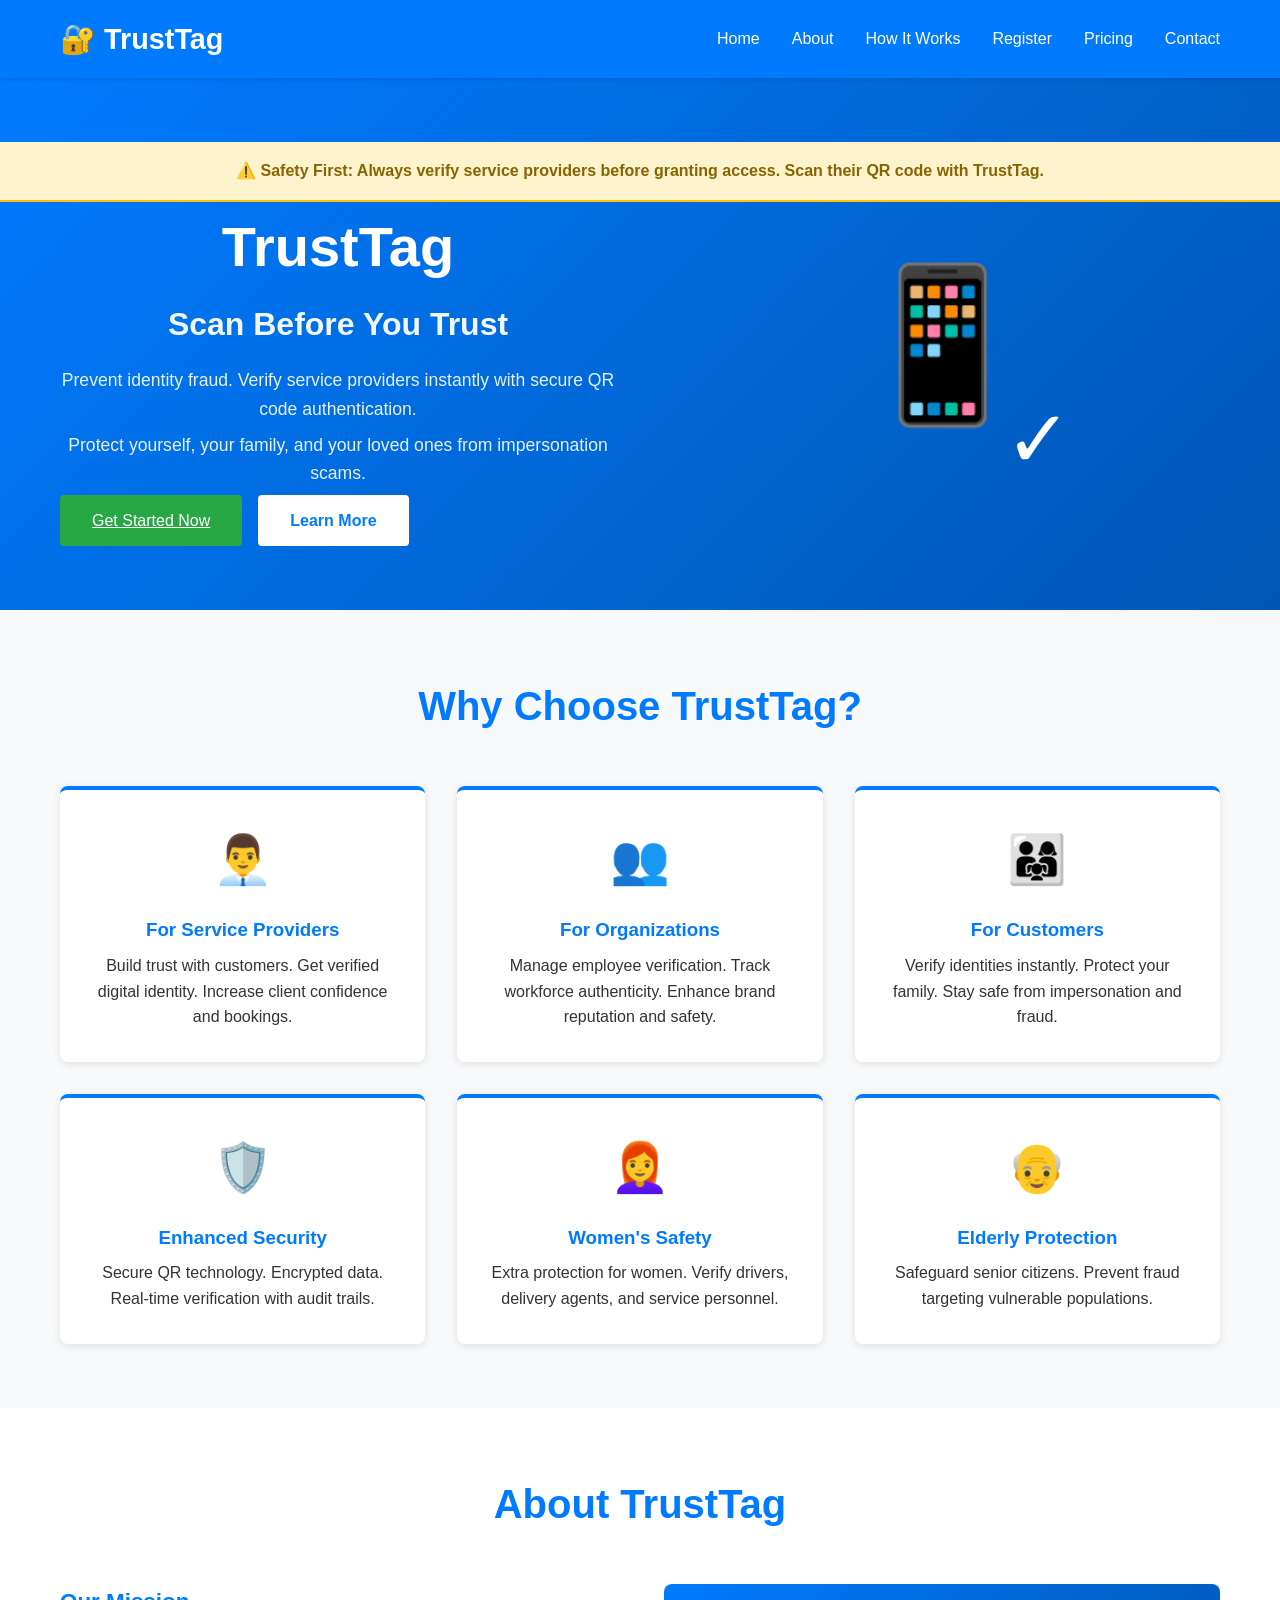
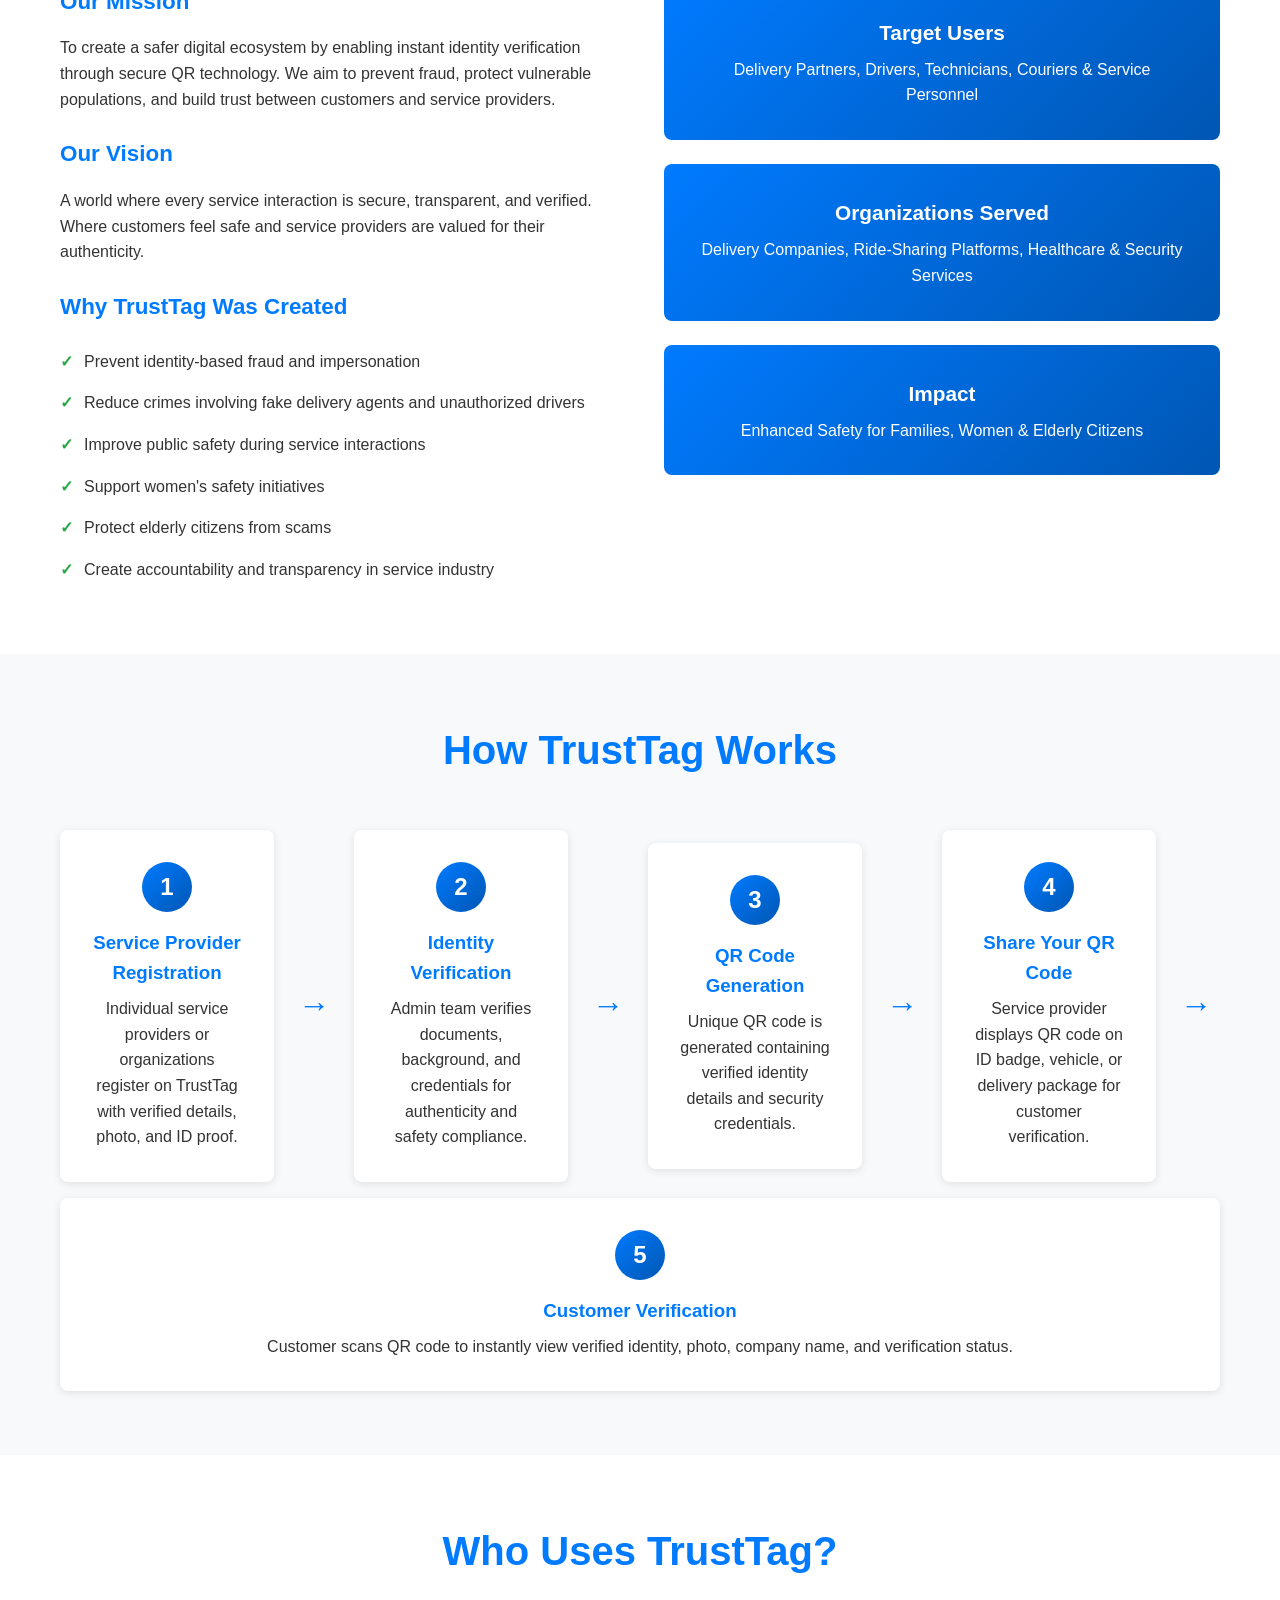
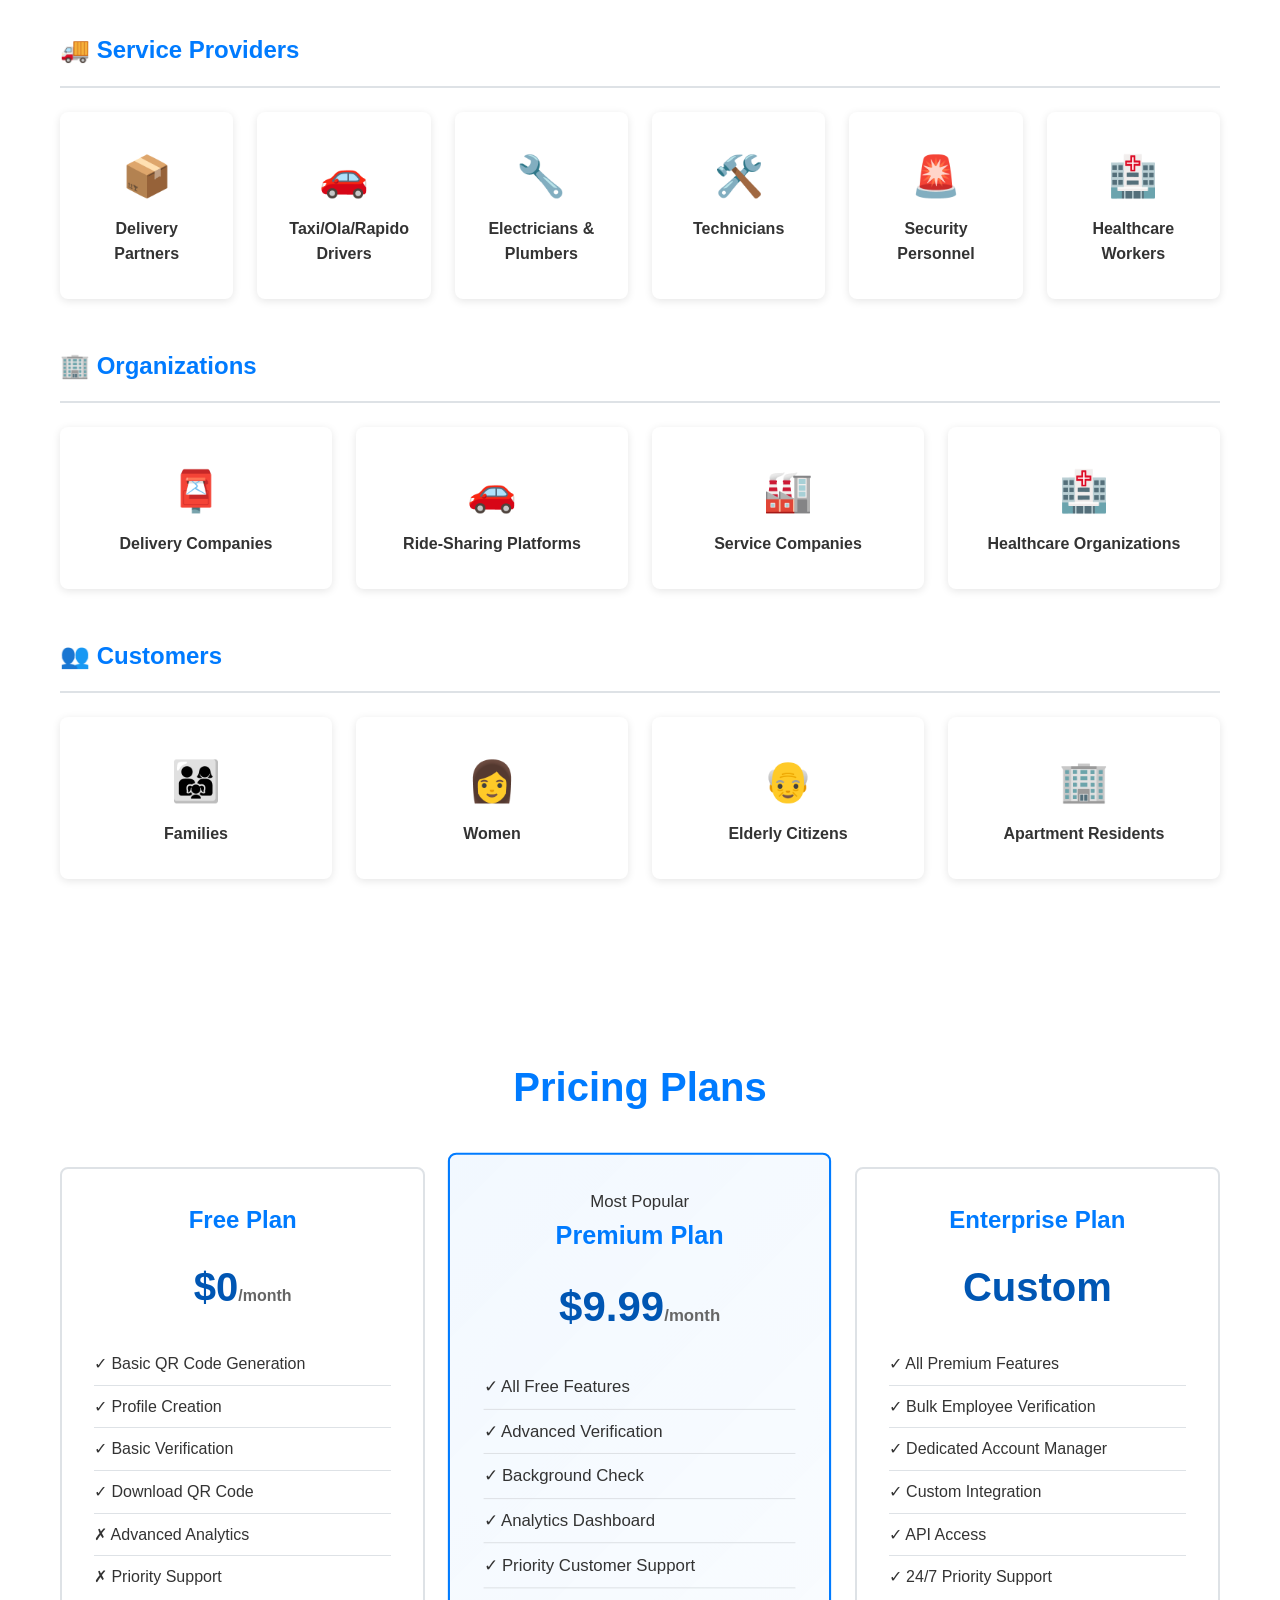
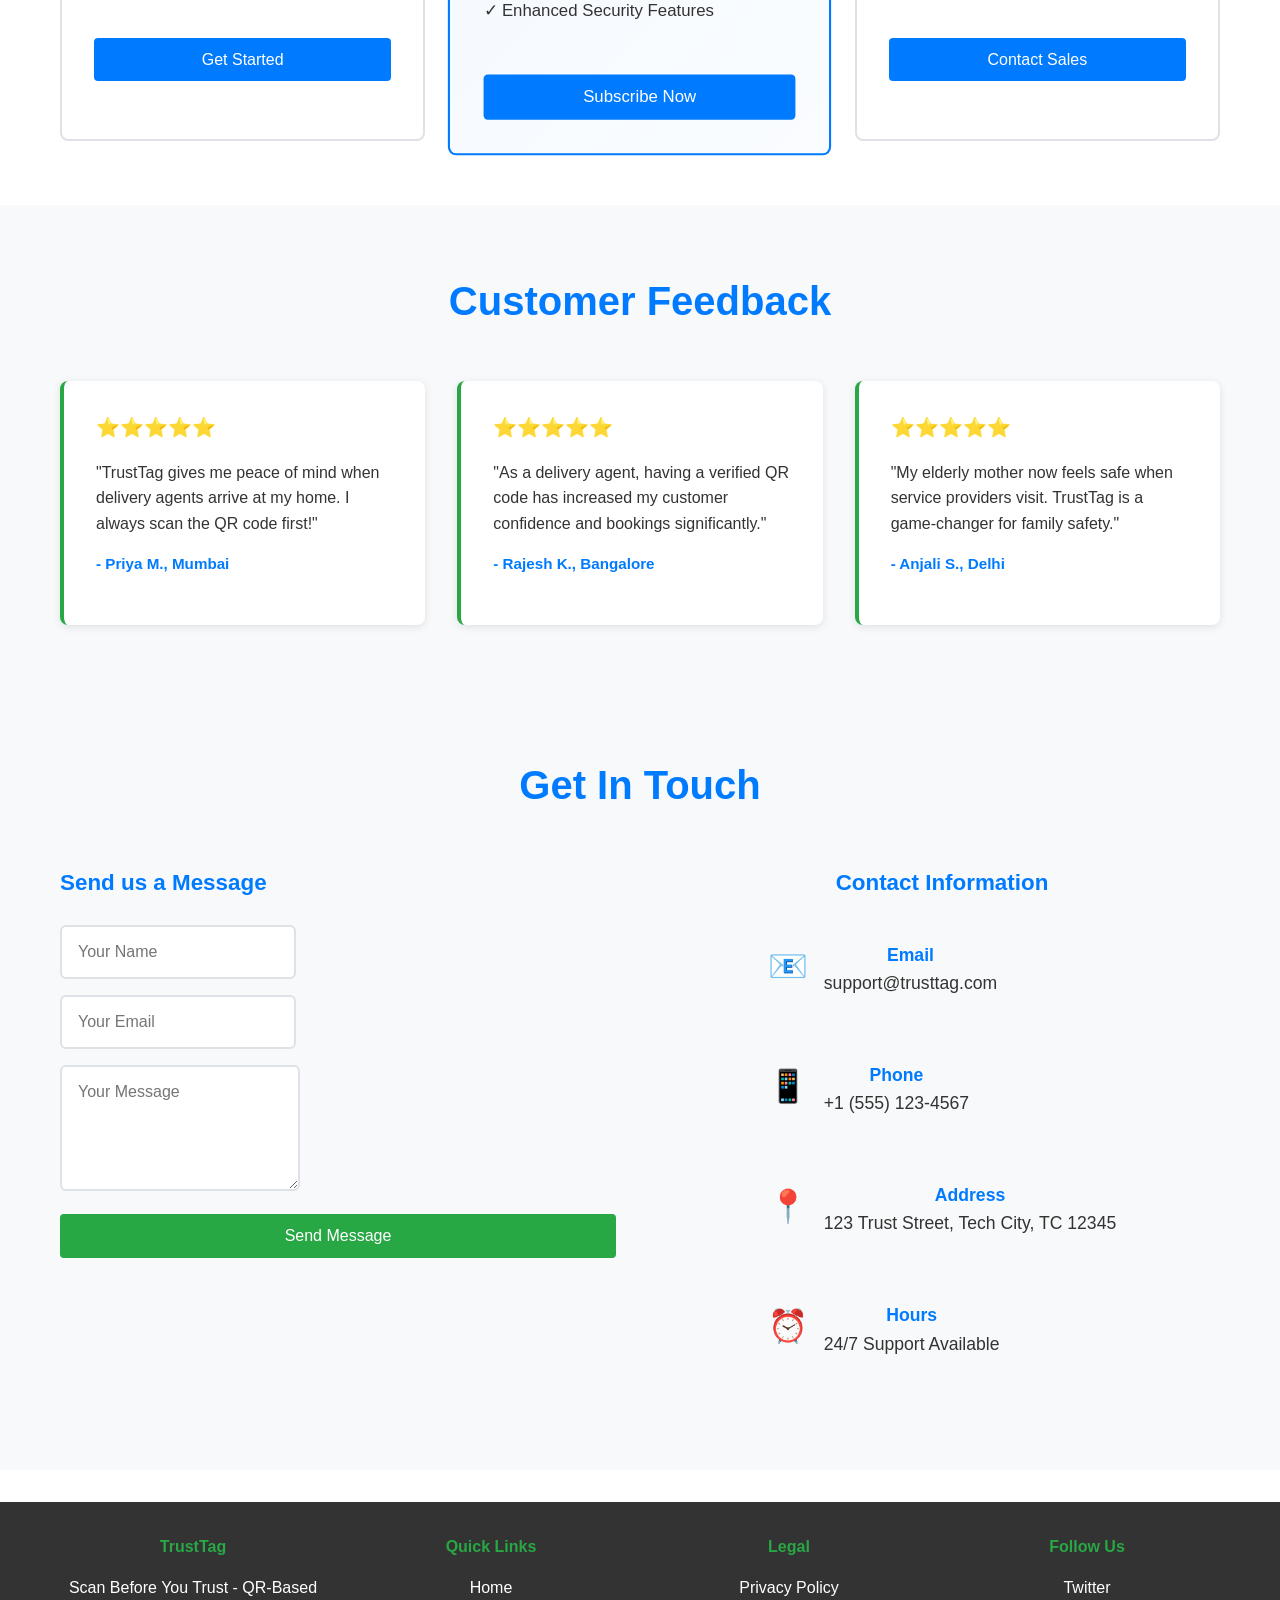
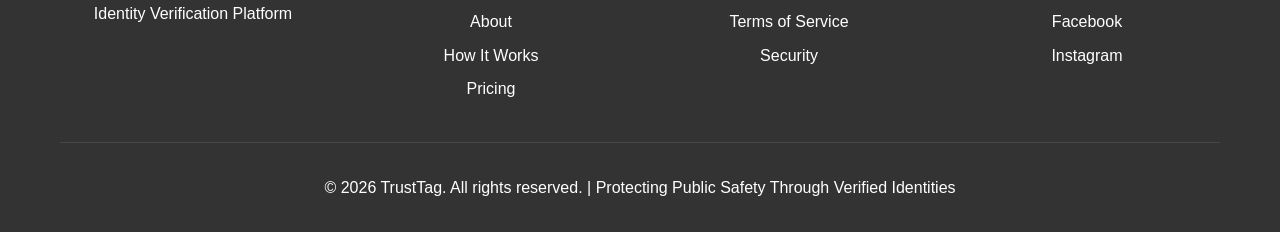
<file: index.html>
<!DOCTYPE html>
<html lang="en">
<head>
    <meta charset="UTF-8">
    <meta name="viewport" content="width=device-width, initial-scale=1.0">
    <title>TrustTag - QR-Based Identity Verification Platform</title>
    <link rel="stylesheet" href="styles.css">
    <link rel="stylesheet" href="home.css">
</head>
<body>
    <!-- Navigation -->
    <nav class="navbar">
        <div class="container">
            <div class="logo">🔐 TrustTag</div>
            <ul class="nav-links">
                <li><a href="#home">Home</a></li>
                <li><a href="#about">About</a></li>
                <li><a href="#how-it-works">How It Works</a></li>
                <li><a href="registration.html">Register</a></li>
                <li><a href="#pricing">Pricing</a></li>
                <li><a href="#contact">Contact</a></li>
            </ul>
        </div>
    </nav>

    <!-- Hero Section -->
    <section id="home" class="hero">
        <div class="safety-banner">
            ⚠️ <strong>Safety First:</strong> Always verify service providers before granting access. Scan their QR code with TrustTag.
        </div>
        <div class="container">
            <div class="hero-content">
                <h1>TrustTag</h1>
                <h2>Scan Before You Trust</h2>
                <p>Prevent identity fraud. Verify service providers instantly with secure QR code authentication.</p>
                <p class="hero-subtitle">Protect yourself, your family, and your loved ones from impersonation scams.</p>
                <div class="hero-buttons">
                    <a href="registration.html" class="cta-button">Get Started Now</a>
                    <a href="#how-it-works" class="secondary-button">Learn More</a>
                </div>
            </div>
            <div class="hero-image">
                <div class="hero-graphic">
                    <div class="qr-demo">📱</div>
                    <div class="check-mark">✓</div>
                </div>
            </div>
        </div>
    </section>

    <!-- Benefits Section -->
    <section id="benefits" class="benefits">
        <div class="container">
            <h2>Why Choose TrustTag?</h2>
            <div class="benefits-grid">
                <div class="benefit-card">
                    <div class="benefit-icon">👨‍💼</div>
                    <h3>For Service Providers</h3>
                    <p>Build trust with customers. Get verified digital identity. Increase client confidence and bookings.</p>
                </div>
                <div class="benefit-card">
                    <div class="benefit-icon">👥</div>
                    <h3>For Organizations</h3>
                    <p>Manage employee verification. Track workforce authenticity. Enhance brand reputation and safety.</p>
                </div>
                <div class="benefit-card">
                    <div class="benefit-icon">👨‍👩‍👧</div>
                    <h3>For Customers</h3>
                    <p>Verify identities instantly. Protect your family. Stay safe from impersonation and fraud.</p>
                </div>
                <div class="benefit-card">
                    <div class="benefit-icon">🛡️</div>
                    <h3>Enhanced Security</h3>
                    <p>Secure QR technology. Encrypted data. Real-time verification with audit trails.</p>
                </div>
                <div class="benefit-card">
                    <div class="benefit-icon">👩‍🦰</div>
                    <h3>Women's Safety</h3>
                    <p>Extra protection for women. Verify drivers, delivery agents, and service personnel.</p>
                </div>
                <div class="benefit-card">
                    <div class="benefit-icon">👴</div>
                    <h3>Elderly Protection</h3>
                    <p>Safeguard senior citizens. Prevent fraud targeting vulnerable populations.</p>
                </div>
            </div>
        </div>
    </section>

    <!-- About Section -->
    <section id="about" class="about">
        <div class="container">
            <h2>About TrustTag</h2>
            <div class="about-content">
                <div class="about-text">
                    <h3>Our Mission</h3>
                    <p>To create a safer digital ecosystem by enabling instant identity verification through secure QR technology. We aim to prevent fraud, protect vulnerable populations, and build trust between customers and service providers.</p>
                    
                    <h3>Our Vision</h3>
                    <p>A world where every service interaction is secure, transparent, and verified. Where customers feel safe and service providers are valued for their authenticity.</p>
                    
                    <h3>Why TrustTag Was Created</h3>
                    <ul>
                        <li>Prevent identity-based fraud and impersonation</li>
                        <li>Reduce crimes involving fake delivery agents and unauthorized drivers</li>
                        <li>Improve public safety during service interactions</li>
                        <li>Support women's safety initiatives</li>
                        <li>Protect elderly citizens from scams</li>
                        <li>Create accountability and transparency in service industry</li>
                    </ul>
                </div>
                <div class="about-stats">
                    <div class="stat-box">
                        <h4>Target Users</h4>
                        <p>Delivery Partners, Drivers, Technicians, Couriers & Service Personnel</p>
                    </div>
                    <div class="stat-box">
                        <h4>Organizations Served</h4>
                        <p>Delivery Companies, Ride-Sharing Platforms, Healthcare & Security Services</p>
                    </div>
                    <div class="stat-box">
                        <h4>Impact</h4>
                        <p>Enhanced Safety for Families, Women & Elderly Citizens</p>
                    </div>
                </div>
            </div>
        </div>
    </section>

    <!-- How It Works Section -->
    <section id="how-it-works" class="how-it-works">
        <div class="container">
            <h2>How TrustTag Works</h2>
            <div class="steps-container">
                <div class="step">
                    <div class="step-number">1</div>
                    <h3>Service Provider Registration</h3>
                    <p>Individual service providers or organizations register on TrustTag with verified details, photo, and ID proof.</p>
                </div>
                <div class="step-arrow">→</div>
                <div class="step">
                    <div class="step-number">2</div>
                    <h3>Identity Verification</h3>
                    <p>Admin team verifies documents, background, and credentials for authenticity and safety compliance.</p>
                </div>
                <div class="step-arrow">→</div>
                <div class="step">
                    <div class="step-number">3</div>
                    <h3>QR Code Generation</h3>
                    <p>Unique QR code is generated containing verified identity details and security credentials.</p>
                </div>
                <div class="step-arrow">→</div>
                <div class="step">
                    <div class="step-number">4</div>
                    <h3>Share Your QR Code</h3>
                    <p>Service provider displays QR code on ID badge, vehicle, or delivery package for customer verification.</p>
                </div>
                <div class="step-arrow">→</div>
                <div class="step">
                    <div class="step-number">5</div>
                    <h3>Customer Verification</h3>
                    <p>Customer scans QR code to instantly view verified identity, photo, company name, and verification status.</p>
                </div>
            </div>
        </div>
    </section>

    <!-- Target Users Section -->
    <section id="users" class="target-users">
        <div class="container">
            <h2>Who Uses TrustTag?</h2>
            
            <div class="user-category">
                <h3>🚚 Service Providers</h3>
                <div class="users-grid">
                    <div class="user-type">
                        <span class="user-icon">📦</span>
                        <p>Delivery Partners</p>
                    </div>
                    <div class="user-type">
                        <span class="user-icon">🚗</span>
                        <p>Taxi/Ola/Rapido Drivers</p>
                    </div>
                    <div class="user-type">
                        <span class="user-icon">🔧</span>
                        <p>Electricians & Plumbers</p>
                    </div>
                    <div class="user-type">
                        <span class="user-icon">🛠️</span>
                        <p>Technicians</p>
                    </div>
                    <div class="user-type">
                        <span class="user-icon">🚨</span>
                        <p>Security Personnel</p>
                    </div>
                    <div class="user-type">
                        <span class="user-icon">🏥</span>
                        <p>Healthcare Workers</p>
                    </div>
                </div>
            </div>

            <div class="user-category">
                <h3>🏢 Organizations</h3>
                <div class="users-grid">
                    <div class="user-type">
                        <span class="user-icon">📮</span>
                        <p>Delivery Companies</p>
                    </div>
                    <div class="user-type">
                        <span class="user-icon">🚗</span>
                        <p>Ride-Sharing Platforms</p>
                    </div>
                    <div class="user-type">
                        <span class="user-icon">🏭</span>
                        <p>Service Companies</p>
                    </div>
                    <div class="user-type">
                        <span class="user-icon">🏥</span>
                        <p>Healthcare Organizations</p>
                    </div>
                </div>
            </div>

            <div class="user-category">
                <h3>👥 Customers</h3>
                <div class="users-grid">
                    <div class="user-type">
                        <span class="user-icon">👨‍👩‍👧</span>
                        <p>Families</p>
                    </div>
                    <div class="user-type">
                        <span class="user-icon">👩</span>
                        <p>Women</p>
                    </div>
                    <div class="user-type">
                        <span class="user-icon">👴</span>
                        <p>Elderly Citizens</p>
                    </div>
                    <div class="user-type">
                        <span class="user-icon">🏢</span>
                        <p>Apartment Residents</p>
                    </div>
                </div>
            </div>
        </div>
    </section>

    <!-- Pricing Section -->
    <section id="pricing" class="pricing">
        <div class="container">
            <h2>Pricing Plans</h2>
            <div class="pricing-grid">
                <div class="pricing-card">
                    <h3>Free Plan</h3>
                    <p class="price">$0<span>/month</span></p>
                    <ul>
                        <li>✓ Basic QR Code Generation</li>
                        <li>✓ Profile Creation</li>
                        <li>✓ Basic Verification</li>
                        <li>✓ Download QR Code</li>
                        <li>✗ Advanced Analytics</li>
                        <li>✗ Priority Support</li>
                    </ul>
                    <button class="pricing-button">Get Started</button>
                </div>

                <div class="pricing-card featured">
                    <div class="badge">Most Popular</div>
                    <h3>Premium Plan</h3>
                    <p class="price">$9.99<span>/month</span></p>
                    <ul>
                        <li>✓ All Free Features</li>
                        <li>✓ Advanced Verification</li>
                        <li>✓ Background Check</li>
                        <li>✓ Analytics Dashboard</li>
                        <li>✓ Priority Customer Support</li>
                        <li>✓ Enhanced Security Features</li>
                    </ul>
                    <button class="pricing-button">Subscribe Now</button>
                </div>

                <div class="pricing-card">
                    <h3>Enterprise Plan</h3>
                    <p class="price">Custom</p>
                    <ul>
                        <li>✓ All Premium Features</li>
                        <li>✓ Bulk Employee Verification</li>
                        <li>✓ Dedicated Account Manager</li>
                        <li>✓ Custom Integration</li>
                        <li>✓ API Access</li>
                        <li>✓ 24/7 Priority Support</li>
                    </ul>
                    <button class="pricing-button">Contact Sales</button>
                </div>
            </div>
        </div>
    </section>

    <!-- Feedback & Ratings Section -->
    <section id="feedback" class="feedback">
        <div class="container">
            <h2>Customer Feedback</h2>
            <div class="testimonials">
                <div class="testimonial">
                    <div class="stars">⭐⭐⭐⭐⭐</div>
                    <p>"TrustTag gives me peace of mind when delivery agents arrive at my home. I always scan the QR code first!"</p>
                    <p class="author">- Priya M., Mumbai</p>
                </div>
                <div class="testimonial">
                    <div class="stars">⭐⭐⭐⭐⭐</div>
                    <p>"As a delivery agent, having a verified QR code has increased my customer confidence and bookings significantly."</p>
                    <p class="author">- Rajesh K., Bangalore</p>
                </div>
                <div class="testimonial">
                    <div class="stars">⭐⭐⭐⭐⭐</div>
                    <p>"My elderly mother now feels safe when service providers visit. TrustTag is a game-changer for family safety."</p>
                    <p class="author">- Anjali S., Delhi</p>
                </div>
            </div>
        </div>
    </section>

    <!-- Contact Section -->
    <section id="contact" class="contact">
        <div class="container">
            <h2>Get In Touch</h2>
            <div class="contact-content">
                <div class="contact-form-box">
                    <h3>Send us a Message</h3>
                    <form class="contact-form" onsubmit="handleContactSubmit(event)">
                        <div class="form-group">
                            <input type="text" placeholder="Your Name" required>
                        </div>
                        <div class="form-group">
                            <input type="email" placeholder="Your Email" required>
                        </div>
                        <div class="form-group">
                            <textarea placeholder="Your Message" rows="5" required></textarea>
                        </div>
                        <button type="submit" class="cta-button">Send Message</button>
                    </form>
                </div>
                <div class="contact-info">
                    <h3>Contact Information</h3>
                    <div class="info-item">
                        <span class="info-icon">📧</span>
                        <div>
                            <p><strong>Email</strong></p>
                            <p>support@trusttag.com</p>
                        </div>
                    </div>
                    <div class="info-item">
                        <span class="info-icon">📱</span>
                        <div>
                            <p><strong>Phone</strong></p>
                            <p>+1 (555) 123-4567</p>
                        </div>
                    </div>
                    <div class="info-item">
                        <span class="info-icon">📍</span>
                        <div>
                            <p><strong>Address</strong></p>
                            <p>123 Trust Street, Tech City, TC 12345</p>
                        </div>
                    </div>
                    <div class="info-item">
                        <span class="info-icon">⏰</span>
                        <div>
                            <p><strong>Hours</strong></p>
                            <p>24/7 Support Available</p>
                        </div>
                    </div>
                </div>
            </div>
        </div>
    </section>

    <!-- Footer -->
    <footer class="footer">
        <div class="container">
            <div class="footer-content">
                <div class="footer-section">
                    <h4>TrustTag</h4>
                    <p>Scan Before You Trust - QR-Based Identity Verification Platform</p>
                </div>
                <div class="footer-section">
                    <h4>Quick Links</h4>
                    <ul>
                        <li><a href="#home">Home</a></li>
                        <li><a href="#about">About</a></li>
                        <li><a href="#how-it-works">How It Works</a></li>
                        <li><a href="#pricing">Pricing</a></li>
                    </ul>
                </div>
                <div class="footer-section">
                    <h4>Legal</h4>
                    <ul>
                        <li><a href="#">Privacy Policy</a></li>
                        <li><a href="#">Terms of Service</a></li>
                        <li><a href="#">Security</a></li>
                    </ul>
                </div>
                <div class="footer-section">
                    <h4>Follow Us</h4>
                    <ul>
                        <li><a href="#">Twitter</a></li>
                        <li><a href="#">Facebook</a></li>
                        <li><a href="#">Instagram</a></li>
                    </ul>
                </div>
            </div>
            <div class="footer-bottom">
                <p>&copy; 2026 TrustTag. All rights reserved. | Protecting Public Safety Through Verified Identities</p>
            </div>
        </div>
    </footer>

    <script src="script.js"></script>
</body>
</html>
</file>
<file: styles.css>
* {
    margin: 0;
    padding: 0;
    box-sizing: border-box;
}

:root {
    --primary-color: #007bff;
    --secondary-color: #0056b3;
    --accent-color: #28a745;
    --text-color: #333;
    --light-bg: #f8f9fa;
    --border-color: #dee2e6;
}

body {
    font-family: 'Segoe UI', Tahoma, Geneva, Verdana, sans-serif;
    line-height: 1.6;
    color: var(--text-color);
}

.container {
    max-width: 1200px;
    margin: 0 auto;
    padding: 0 20px;
}

/* Navigation */
.navbar {
    background-color: var(--primary-color);
    color: white;
    padding: 1rem 0;
    position: sticky;
    top: 0;
    z-index: 100;
    box-shadow: 0 2px 4px rgba(0, 0, 0, 0.1);
}

.navbar .container {
    display: flex;
    justify-content: space-between;
    align-items: center;
}

.logo {
    font-size: 1.8rem;
    font-weight: bold;
}

.nav-links {
    display: flex;
    list-style: none;
    gap: 2rem;
}

.nav-links a {
    color: white;
    text-decoration: none;
    transition: opacity 0.3s;
}

.nav-links a:hover {
    opacity: 0.8;
}

/* Hero Section */
.hero {
    background: linear-gradient(135deg, var(--primary-color) 0%, var(--secondary-color) 100%);
    color: white;
    padding: 6rem 0;
    text-align: center;
}

.hero h1 {
    font-size: 3.5rem;
    margin-bottom: 0.5rem;
}

.hero h2 {
    font-size: 1.8rem;
    margin-bottom: 1rem;
    opacity: 0.9;
}

.hero p {
    font-size: 1.1rem;
    margin-bottom: 2rem;
    max-width: 600px;
    margin-left: auto;
    margin-right: auto;
}

.cta-button {
    background-color: var(--accent-color);
    color: white;
    padding: 0.8rem 2rem;
    border: none;
    border-radius: 4px;
    font-size: 1rem;
    cursor: pointer;
    transition: background-color 0.3s;
}

.cta-button:hover {
    background-color: #218838;
}

/* Features Section */
.features {
    padding: 4rem 0;
    background-color: var(--light-bg);
}

.features h2 {
    text-align: center;
    font-size: 2.5rem;
    margin-bottom: 3rem;
    color: var(--primary-color);
}

.features-grid {
    display: grid;
    grid-template-columns: repeat(auto-fit, minmax(300px, 1fr));
    gap: 2rem;
}

.feature-card {
    background: white;
    padding: 2rem;
    border-radius: 8px;
    box-shadow: 0 2px 8px rgba(0, 0, 0, 0.1);
    text-align: center;
    transition: transform 0.3s, box-shadow 0.3s;
}

.feature-card:hover {
    transform: translateY(-5px);
    box-shadow: 0 4px 12px rgba(0, 0, 0, 0.15);
}

.feature-icon {
    font-size: 3rem;
    margin-bottom: 1rem;
}

.feature-card h3 {
    color: var(--primary-color);
    margin-bottom: 0.5rem;
}

.feature-card p {
    color: #666;
}

/* Pricing Section */
.pricing {
    padding: 4rem 0;
}

.pricing h2 {
    text-align: center;
    font-size: 2.5rem;
    margin-bottom: 3rem;
    color: var(--primary-color);
}

.pricing-grid {
    display: grid;
    grid-template-columns: repeat(auto-fit, minmax(280px, 1fr));
    gap: 2rem;
}

.pricing-card {
    background: white;
    border: 2px solid var(--border-color);
    border-radius: 8px;
    padding: 2rem;
    text-align: center;
    transition: transform 0.3s, box-shadow 0.3s;
}

.pricing-card:hover {
    transform: translateY(-5px);
    box-shadow: 0 4px 12px rgba(0, 0, 0, 0.15);
}

.pricing-card.featured {
    border-color: var(--primary-color);
    background: linear-gradient(135deg, rgba(0, 123, 255, 0.05) 0%, rgba(0, 123, 255, 0.02) 100%);
    transform: scale(1.05);
}

.pricing-card h3 {
    color: var(--primary-color);
    margin-bottom: 1rem;
    font-size: 1.5rem;
}

.price {
    font-size: 2.5rem;
    font-weight: bold;
    margin-bottom: 1rem;
    color: var(--secondary-color);
}

.price span {
    font-size: 1rem;
    color: #666;
}

.pricing-card ul {
    list-style: none;
    margin: 1.5rem 0;
    text-align: left;
}

.pricing-card li {
    padding: 0.5rem 0;
    border-bottom: 1px solid var(--border-color);
}

.pricing-card li:last-child {
    border-bottom: none;
}

.pricing-button {
    background-color: var(--primary-color);
    color: white;
    padding: 0.8rem 2rem;
    border: none;
    border-radius: 4px;
    font-size: 1rem;
    cursor: pointer;
    margin-top: 1rem;
    width: 100%;
    transition: background-color 0.3s;
}

.pricing-button:hover {
    background-color: var(--secondary-color);
}

/* Contact Section */
.contact {
    padding: 4rem 0;
    background-color: var(--light-bg);
}

.contact h2 {
    text-align: center;
    font-size: 2.5rem;
    margin-bottom: 2rem;
    color: var(--primary-color);
}

.contact-form {
    max-width: 600px;
    margin: 0 auto 2rem;
    display: flex;
    flex-direction: column;
    gap: 1rem;
}

.contact-form input,
.contact-form textarea {
    padding: 0.8rem;
    border: 1px solid var(--border-color);
    border-radius: 4px;
    font-family: inherit;
    font-size: 1rem;
}

.contact-form input:focus,
.contact-form textarea:focus {
    outline: none;
    border-color: var(--primary-color);
    box-shadow: 0 0 0 3px rgba(0, 123, 255, 0.1);
}

.contact-info {
    text-align: center;
    max-width: 600px;
    margin: 0 auto;
}

.contact-info p {
    margin: 1rem 0;
    font-size: 1.1rem;
}

/* Footer */
.footer {
    background-color: var(--text-color);
    color: white;
    text-align: center;
    padding: 2rem 0;
    margin-top: 2rem;
}

.footer a {
    color: var(--accent-color);
    text-decoration: none;
}

.footer a:hover {
    text-decoration: underline;
}

/* Responsive Design */
@media (max-width: 768px) {
    .nav-links {
        gap: 1rem;
        font-size: 0.9rem;
    }

    .hero h1 {
        font-size: 2.5rem;
    }

    .hero h2 {
        font-size: 1.3rem;
    }

    .features h2,
    .pricing h2,
    .contact h2 {
        font-size: 2rem;
    }

    .pricing-card.featured {
        transform: scale(1);
    }

    .features-grid,
    .pricing-grid {
        grid-template-columns: 1fr;
    }
}

@media (max-width: 480px) {
    .hero {
        padding: 3rem 0;
    }

    .hero h1 {
        font-size: 2rem;
    }

    .nav-links {
        flex-direction: column;
        gap: 0.5rem;
    }
}
</file>
<file: home.css>
/* TrustTag Home Page Styles */

/* Safety Banner */
.safety-banner {
    background-color: #fff3cd;
    color: #856404;
    padding: 1rem;
    text-align: center;
    font-weight: 600;
    border-bottom: 2px solid #ffc107;
}

/* Hero Section */
.hero {
    background: linear-gradient(135deg, var(--primary-color) 0%, var(--secondary-color) 100%);
    color: white;
    padding: 4rem 0;
}

.hero .container {
    display: grid;
    grid-template-columns: 1fr 1fr;
    gap: 3rem;
    align-items: center;
}

.hero-content h1 {
    font-size: 3.5rem;
    margin-bottom: 0.5rem;
    font-weight: 800;
}

.hero-content h2 {
    font-size: 2rem;
    margin-bottom: 1rem;
    opacity: 0.95;
}

.hero-content p {
    font-size: 1.1rem;
    margin-bottom: 0.5rem;
    opacity: 0.9;
}

.hero-subtitle {
    font-size: 1rem;
    margin-bottom: 2rem;
    opacity: 0.85;
}

.hero-buttons {
    display: flex;
    gap: 1rem;
    flex-wrap: wrap;
}

.secondary-button {
    padding: 0.8rem 2rem;
    background-color: white;
    color: var(--primary-color);
    border: none;
    border-radius: 4px;
    font-size: 1rem;
    cursor: pointer;
    text-decoration: none;
    font-weight: 600;
    transition: all 0.3s;
    display: inline-block;
}

.secondary-button:hover {
    background-color: #f0f0f0;
    transform: translateY(-2px);
}

/* Hero Graphic */
.hero-graphic {
    position: relative;
    width: 300px;
    height: 300px;
    margin: 0 auto;
}

.qr-demo {
    font-size: 150px;
    animation: float 3s ease-in-out infinite;
}

.check-mark {
    position: absolute;
    bottom: 20px;
    right: 20px;
    font-size: 80px;
    animation: pop 0.5s ease-out;
}

@keyframes float {
    0%, 100% { transform: translateY(0px); }
    50% { transform: translateY(-20px); }
}

@keyframes pop {
    0% { transform: scale(0); }
    50% { transform: scale(1.2); }
    100% { transform: scale(1); }
}

/* Benefits Section */
.benefits {
    padding: 4rem 0;
    background-color: var(--light-bg);
}

.benefits h2 {
    text-align: center;
    font-size: 2.5rem;
    margin-bottom: 3rem;
    color: var(--primary-color);
}

.benefits-grid {
    display: grid;
    grid-template-columns: repeat(auto-fit, minmax(300px, 1fr));
    gap: 2rem;
}

.benefit-card {
    background: white;
    padding: 2rem;
    border-radius: 8px;
    box-shadow: 0 2px 8px rgba(0, 0, 0, 0.1);
    text-align: center;
    transition: all 0.3s;
    border-top: 4px solid var(--primary-color);
}

.benefit-card:hover {
    transform: translateY(-5px);
    box-shadow: 0 4px 15px rgba(0, 0, 0, 0.15);
}

.benefit-icon {
    font-size: 3rem;
    margin-bottom: 1rem;
}

.benefit-card h3 {
    color: var(--primary-color);
    margin-bottom: 0.5rem;
}

/* About Section */
.about {
    padding: 4rem 0;
}

.about h2 {
    text-align: center;
    font-size: 2.5rem;
    margin-bottom: 3rem;
    color: var(--primary-color);
}

.about-content {
    display: grid;
    grid-template-columns: 1fr 1fr;
    gap: 3rem;
}

.about-text h3 {
    color: var(--primary-color);
    margin-top: 1.5rem;
    margin-bottom: 1rem;
    font-size: 1.4rem;
}

.about-text h3:first-child {
    margin-top: 0;
}

.about-text ul {
    list-style: none;
    margin-left: 0;
}

.about-text li {
    padding: 0.5rem 0;
    padding-left: 1.5rem;
    position: relative;
}

.about-text li:before {
    content: "✓";
    position: absolute;
    left: 0;
    color: var(--accent-color);
    font-weight: bold;
}

.stat-box {
    background: linear-gradient(135deg, var(--primary-color) 0%, var(--secondary-color) 100%);
    color: white;
    padding: 2rem;
    border-radius: 8px;
    margin-bottom: 1.5rem;
    text-align: center;
}

.stat-box h4 {
    font-size: 1.3rem;
    margin-bottom: 0.5rem;
}

/* How It Works */
.how-it-works {
    padding: 4rem 0;
    background-color: var(--light-bg);
}

.how-it-works h2 {
    text-align: center;
    font-size: 2.5rem;
    margin-bottom: 3rem;
    color: var(--primary-color);
}

.steps-container {
    display: flex;
    justify-content: space-between;
    align-items: center;
    flex-wrap: wrap;
    gap: 1rem;
}

.step {
    background: white;
    padding: 2rem;
    border-radius: 8px;
    box-shadow: 0 2px 8px rgba(0, 0, 0, 0.1);
    flex: 1;
    min-width: 200px;
    text-align: center;
    transition: all 0.3s;
}

.step:hover {
    transform: translateY(-5px);
    box-shadow: 0 4px 12px rgba(0, 0, 0, 0.15);
}

.step-number {
    display: inline-block;
    width: 50px;
    height: 50px;
    background: linear-gradient(135deg, var(--primary-color) 0%, var(--secondary-color) 100%);
    color: white;
    border-radius: 50%;
    line-height: 50px;
    font-size: 1.5rem;
    font-weight: bold;
    margin-bottom: 1rem;
}

.step h3 {
    color: var(--primary-color);
    margin-bottom: 0.5rem;
}

.step-arrow {
    font-size: 2rem;
    color: var(--primary-color);
    margin: 0 0.5rem;
}

/* Target Users Section */
.target-users {
    padding: 4rem 0;
}

.target-users h2 {
    text-align: center;
    font-size: 2.5rem;
    margin-bottom: 3rem;
    color: var(--primary-color);
}

.user-category {
    margin-bottom: 3rem;
}

.user-category h3 {
    color: var(--primary-color);
    font-size: 1.5rem;
    margin-bottom: 1.5rem;
    padding-bottom: 1rem;
    border-bottom: 2px solid var(--border-color);
}

.users-grid {
    display: grid;
    grid-template-columns: repeat(auto-fit, minmax(150px, 1fr));
    gap: 1.5rem;
}

.user-type {
    background: white;
    padding: 2rem;
    border-radius: 8px;
    box-shadow: 0 2px 8px rgba(0, 0, 0, 0.1);
    text-align: center;
    transition: all 0.3s;
}

.user-type:hover {
    transform: translateY(-5px);
    background: linear-gradient(135deg, rgba(0, 123, 255, 0.05) 0%, rgba(0, 123, 255, 0.02) 100%);
}

.user-icon {
    display: block;
    font-size: 2.5rem;
    margin-bottom: 0.5rem;
}

.user-type p {
    font-weight: 600;
    color: var(--text-color);
}

/* Testimonials */
.feedback {
    padding: 4rem 0;
    background-color: var(--light-bg);
}

.feedback h2 {
    text-align: center;
    font-size: 2.5rem;
    margin-bottom: 3rem;
    color: var(--primary-color);
}

.testimonials {
    display: grid;
    grid-template-columns: repeat(auto-fit, minmax(300px, 1fr));
    gap: 2rem;
}

.testimonial {
    background: white;
    padding: 2rem;
    border-radius: 8px;
    box-shadow: 0 2px 8px rgba(0, 0, 0, 0.1);
    border-left: 4px solid var(--accent-color);
}

.stars {
    font-size: 1.2rem;
    margin-bottom: 1rem;
}

.testimonial p {
    margin-bottom: 1rem;
    line-height: 1.6;
}

.author {
    color: var(--primary-color);
    font-weight: 600;
    font-size: 0.95rem;
}

/* Contact Section */
.contact {
    padding: 4rem 0;
}

.contact h2 {
    text-align: center;
    font-size: 2.5rem;
    margin-bottom: 3rem;
    color: var(--primary-color);
}

.contact-content {
    display: grid;
    grid-template-columns: 1fr 1fr;
    gap: 3rem;
}

.contact-form-box h3,
.contact-info h3 {
    color: var(--primary-color);
    margin-bottom: 1.5rem;
    font-size: 1.4rem;
}

.contact-form {
    display: flex;
    flex-direction: column;
    gap: 1rem;
}

.form-group input,
.form-group textarea {
    padding: 1rem;
    border: 2px solid var(--border-color);
    border-radius: 6px;
    font-family: inherit;
    font-size: 1rem;
    transition: border-color 0.3s;
}

.form-group input:focus,
.form-group textarea:focus {
    outline: none;
    border-color: var(--primary-color);
    box-shadow: 0 0 0 3px rgba(0, 123, 255, 0.1);
}

.info-item {
    display: flex;
    gap: 1rem;
    margin-bottom: 2rem;
    padding: 1rem;
    background-color: var(--light-bg);
    border-radius: 6px;
}

.info-icon {
    font-size: 2rem;
}

.info-item p {
    margin: 0;
}

.info-item strong {
    color: var(--primary-color);
}

/* Footer */
.footer-content {
    display: grid;
    grid-template-columns: repeat(auto-fit, minmax(200px, 1fr));
    gap: 2rem;
    margin-bottom: 2rem;
}

.footer-section h4 {
    color: var(--accent-color);
    margin-bottom: 1rem;
}

.footer-section ul {
    list-style: none;
}

.footer-section li {
    margin-bottom: 0.5rem;
}

.footer-section a {
    color: white;
    text-decoration: none;
    transition: color 0.3s;
}

.footer-section a:hover {
    color: var(--accent-color);
}

.footer-bottom {
    text-align: center;
    border-top: 1px solid rgba(255, 255, 255, 0.1);
    padding-top: 2rem;
}

/* Responsive Design */
@media (max-width: 768px) {
    .hero .container {
        grid-template-columns: 1fr;
    }

    .hero-content h1 {
        font-size: 2.5rem;
    }

    .hero-graphic {
        width: 200px;
        height: 200px;
    }

    .qr-demo {
        font-size: 100px;
    }

    .about-content,
    .contact-content {
        grid-template-columns: 1fr;
    }

    .steps-container {
        justify-content: center;
    }

    .step {
        min-width: 150px;
    }

    .step-arrow {
        display: none;
    }
}

@media (max-width: 480px) {
    .hero-content h1 {
        font-size: 2rem;
    }

    .hero-content h2 {
        font-size: 1.3rem;
    }

    .benefits h2,
    .about h2,
    .how-it-works h2,
    .target-users h2,
    .feedback h2,
    .contact h2 {
        font-size: 1.8rem;
    }

    .hero-buttons {
        flex-direction: column;
    }

    .cta-button,
    .secondary-button {
        width: 100%;
    }
}
</file>
